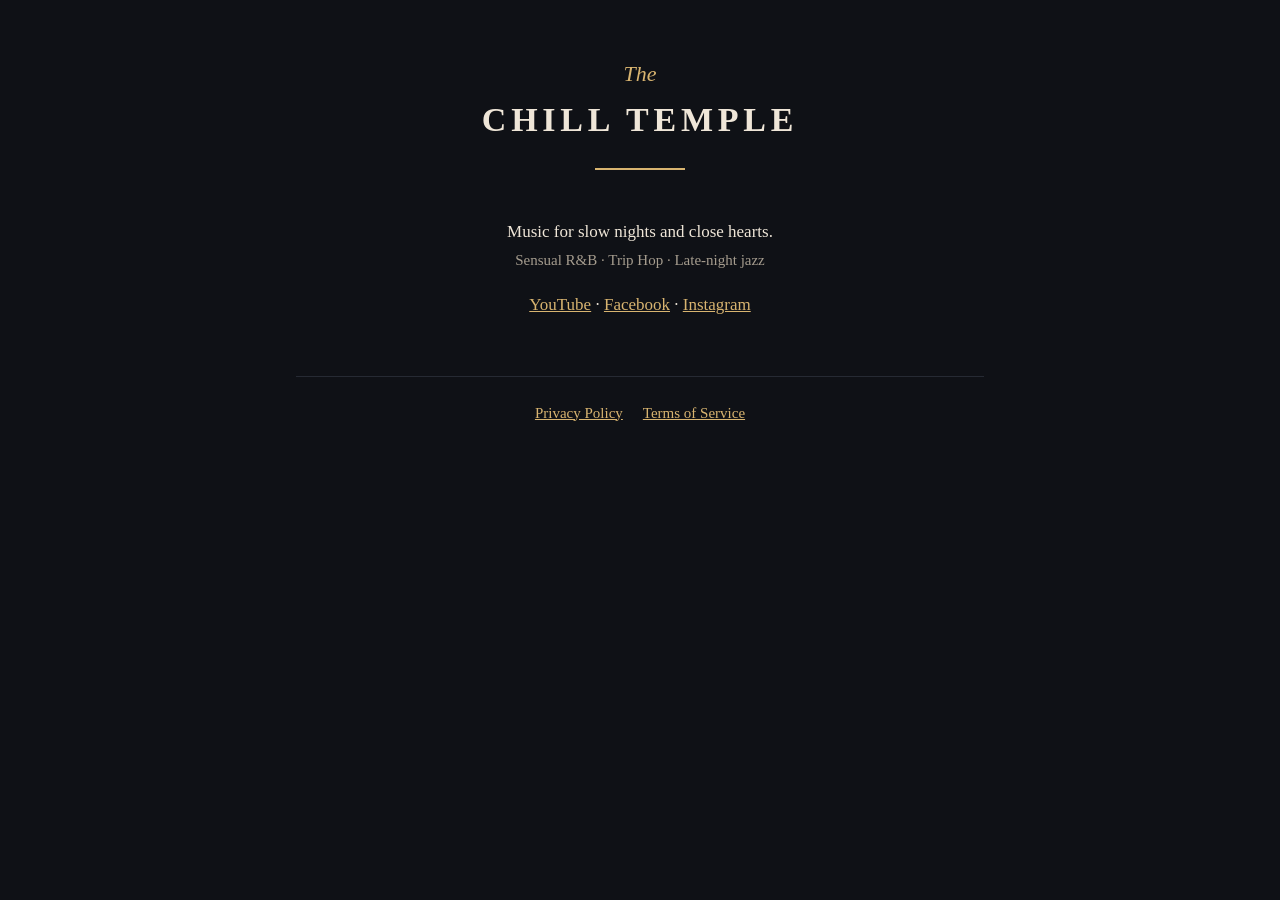
<file: index.html>
<!doctype html>
<html lang="en">
<head>
<meta charset="utf-8">
<meta name="viewport" content="width=device-width, initial-scale=1">
<title>The Chill Temple</title>
<link rel="stylesheet" href="style.css">
</head>
<body>
<main>
  <header>
    <div class="the">The</div>
    <h1>CHILL TEMPLE</h1>
    <div class="rule"></div>
  </header>

  <p style="text-align:center">Music for slow nights and close hearts.<br>
  <span class="muted">Sensual R&amp;B · Trip Hop · Late-night jazz</span></p>

  <p style="text-align:center">
    <a href="https://www.youtube.com/@Thechilltemple">YouTube</a> ·
    <a href="https://www.facebook.com/thechilltemple">Facebook</a> ·
    <a href="https://www.instagram.com/thechilltemple">Instagram</a>
  </p>

  <nav><a href="privacy.html">Privacy Policy</a><a href="terms.html">Terms of Service</a></nav>
</main>
</body>
</html>
</file>
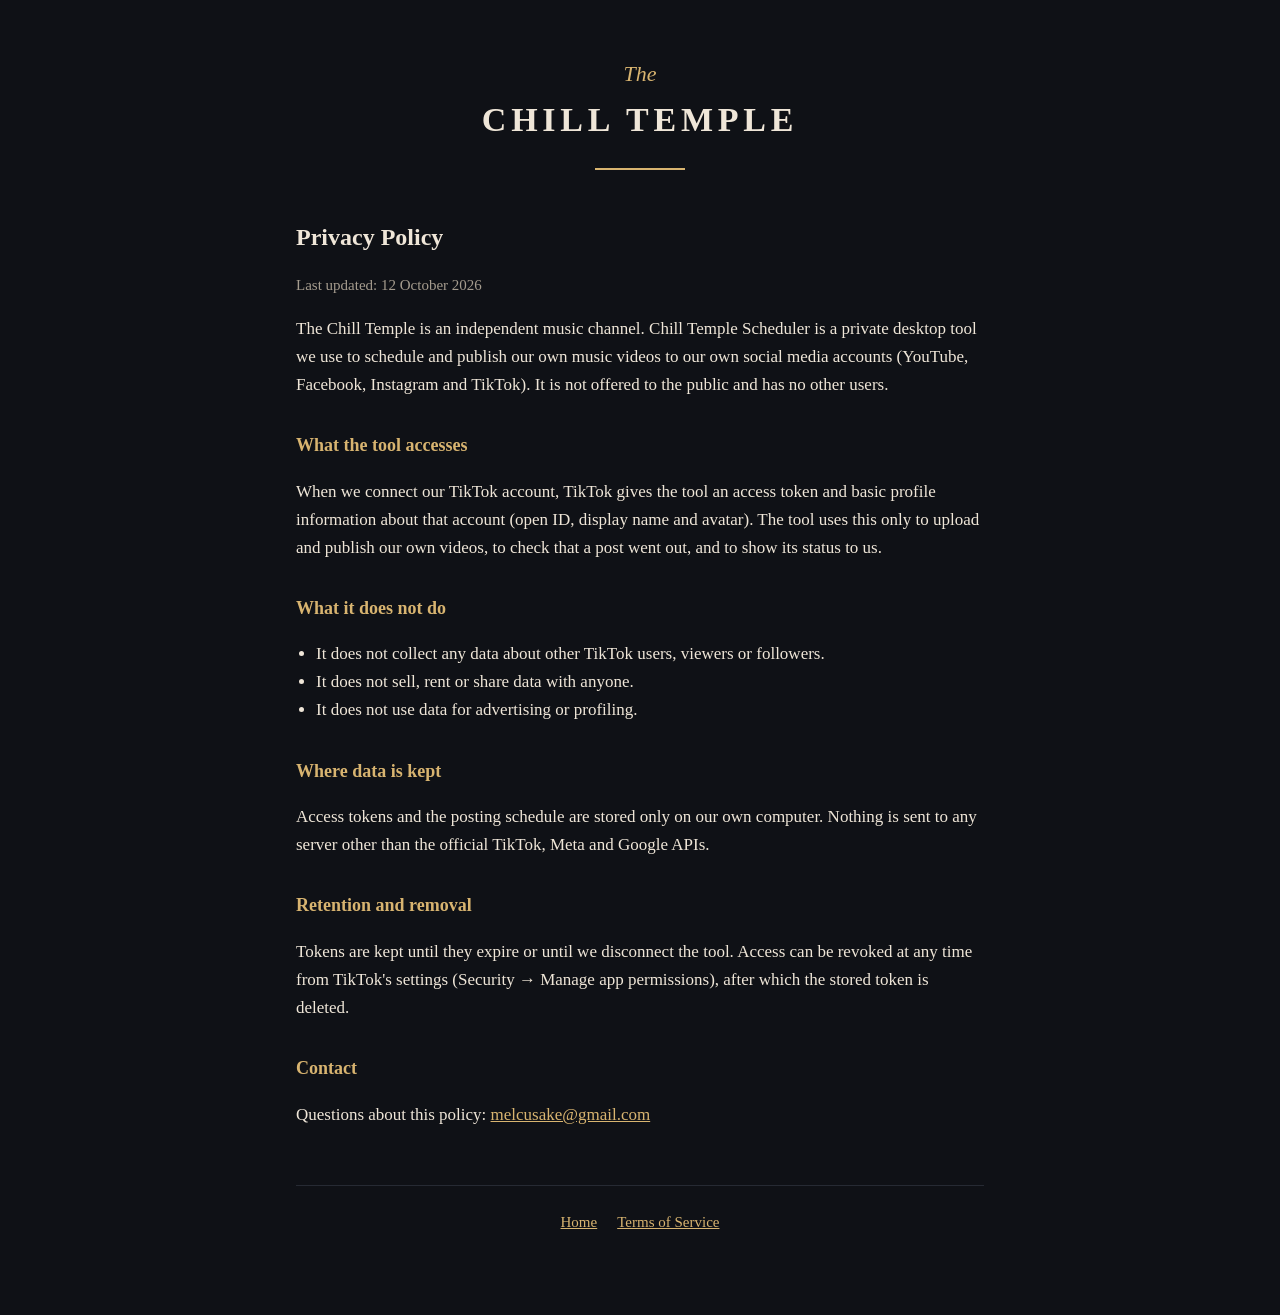
<file: privacy.html>
<!doctype html>
<html lang="en">
<head>
<meta charset="utf-8">
<meta name="viewport" content="width=device-width, initial-scale=1">
<title>Privacy Policy · The Chill Temple</title>
<link rel="stylesheet" href="style.css">
</head>
<body>
<main>
  <header>
    <div class="the">The</div>
    <h1>CHILL TEMPLE</h1>
    <div class="rule"></div>
  </header>

  <h2>Privacy Policy</h2>
  <p class="muted">Last updated: 12 October 2026</p>

  <p>The Chill Temple is an independent music channel. Chill Temple Scheduler is a private desktop tool we use to schedule and publish our own music videos to our own social media accounts (YouTube, Facebook, Instagram and TikTok). It is not offered to the public and has no other users.</p>

  <h3>What the tool accesses</h3>
  <p>When we connect our TikTok account, TikTok gives the tool an access token and basic profile information about that account (open ID, display name and avatar). The tool uses this only to upload and publish our own videos, to check that a post went out, and to show its status to us.</p>

  <h3>What it does not do</h3>
  <ul>
    <li>It does not collect any data about other TikTok users, viewers or followers.</li>
    <li>It does not sell, rent or share data with anyone.</li>
    <li>It does not use data for advertising or profiling.</li>
  </ul>

  <h3>Where data is kept</h3>
  <p>Access tokens and the posting schedule are stored only on our own computer. Nothing is sent to any server other than the official TikTok, Meta and Google APIs.</p>

  <h3>Retention and removal</h3>
  <p>Tokens are kept until they expire or until we disconnect the tool. Access can be revoked at any time from TikTok's settings (Security → Manage app permissions), after which the stored token is deleted.</p>

  <h3>Contact</h3>
  <p>Questions about this policy: <a href="mailto:melcusake@gmail.com">melcusake@gmail.com</a></p>

  <nav><a href="index.html">Home</a><a href="terms.html">Terms of Service</a></nav>
</main>
</body>
</html>
</file>
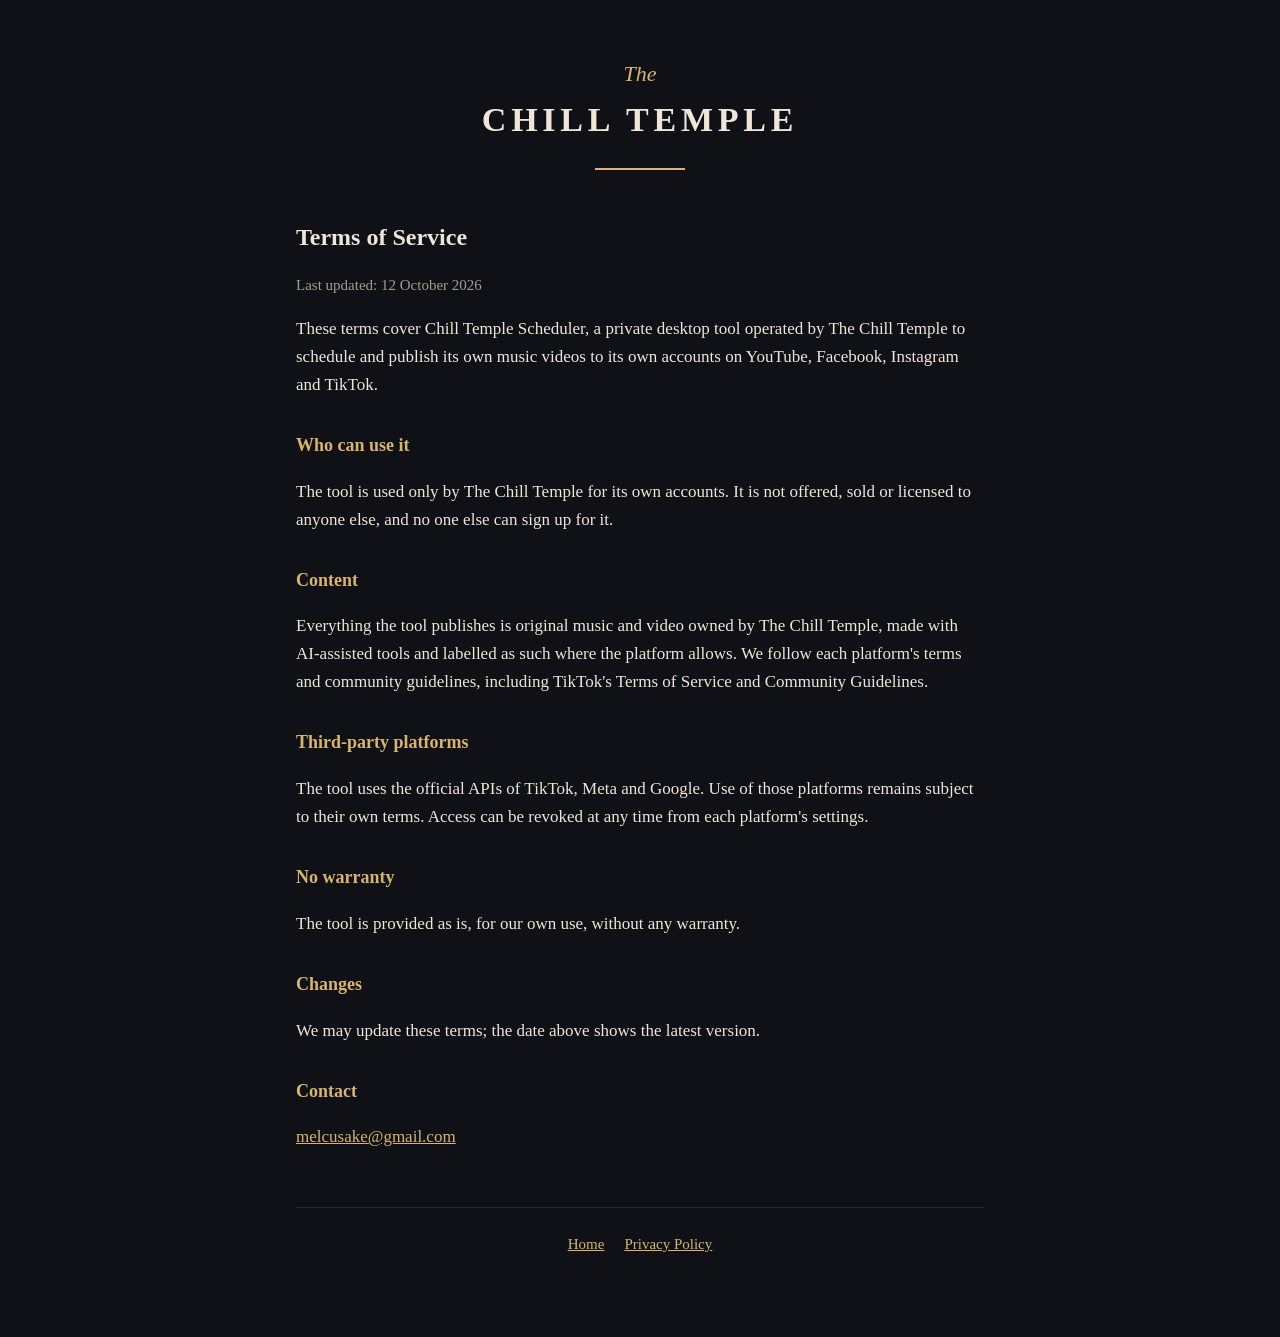
<file: terms.html>
<!doctype html>
<html lang="en">
<head>
<meta charset="utf-8">
<meta name="viewport" content="width=device-width, initial-scale=1">
<title>Terms of Service · The Chill Temple</title>
<link rel="stylesheet" href="style.css">
</head>
<body>
<main>
  <header>
    <div class="the">The</div>
    <h1>CHILL TEMPLE</h1>
    <div class="rule"></div>
  </header>

  <h2>Terms of Service</h2>
  <p class="muted">Last updated: 12 October 2026</p>

  <p>These terms cover Chill Temple Scheduler, a private desktop tool operated by The Chill Temple to schedule and publish its own music videos to its own accounts on YouTube, Facebook, Instagram and TikTok.</p>

  <h3>Who can use it</h3>
  <p>The tool is used only by The Chill Temple for its own accounts. It is not offered, sold or licensed to anyone else, and no one else can sign up for it.</p>

  <h3>Content</h3>
  <p>Everything the tool publishes is original music and video owned by The Chill Temple, made with AI-assisted tools and labelled as such where the platform allows. We follow each platform's terms and community guidelines, including TikTok's Terms of Service and Community Guidelines.</p>

  <h3>Third-party platforms</h3>
  <p>The tool uses the official APIs of TikTok, Meta and Google. Use of those platforms remains subject to their own terms. Access can be revoked at any time from each platform's settings.</p>

  <h3>No warranty</h3>
  <p>The tool is provided as is, for our own use, without any warranty.</p>

  <h3>Changes</h3>
  <p>We may update these terms; the date above shows the latest version.</p>

  <h3>Contact</h3>
  <p><a href="mailto:melcusake@gmail.com">melcusake@gmail.com</a></p>

  <nav><a href="index.html">Home</a><a href="privacy.html">Privacy Policy</a></nav>
</main>
</body>
</html>
</file>
<file: style.css>
:root {
  --bg: #0f1116;
  --ink: #efe6d8;
  --dim: #a59c8e;
  --gold: #d8b470;
  --line: #262a33;
}
* { box-sizing: border-box; }
html { -webkit-text-size-adjust: 100%; }
body {
  margin: 0;
  background: var(--bg);
  color: var(--ink);
  font: 17px/1.65 Georgia, "Times New Roman", serif;
}
main { max-width: 720px; margin: 0 auto; padding: 56px 16px 80px; }
header { text-align: center; margin-bottom: 48px; }
header .the { color: var(--gold); font-style: italic; font-size: 22px; }
header h1 { margin: 0; font-size: 34px; letter-spacing: 0.14em; font-weight: 700; }
header .rule { width: 90px; height: 2px; background: var(--gold); margin: 20px auto 0; }
h2 { font-size: 24px; margin: 0 0 6px; }
h3 { font-size: 18px; margin: 32px 0 6px; color: var(--gold); font-weight: 600; }
p, li { color: var(--ink); }
.muted { color: var(--dim); font-size: 15px; }
a { color: var(--gold); }
nav { display: flex; gap: 20px; justify-content: center; margin-top: 56px; padding-top: 24px; border-top: 1px solid var(--line); font-size: 15px; }
ul { padding-left: 20px; }
</file>
